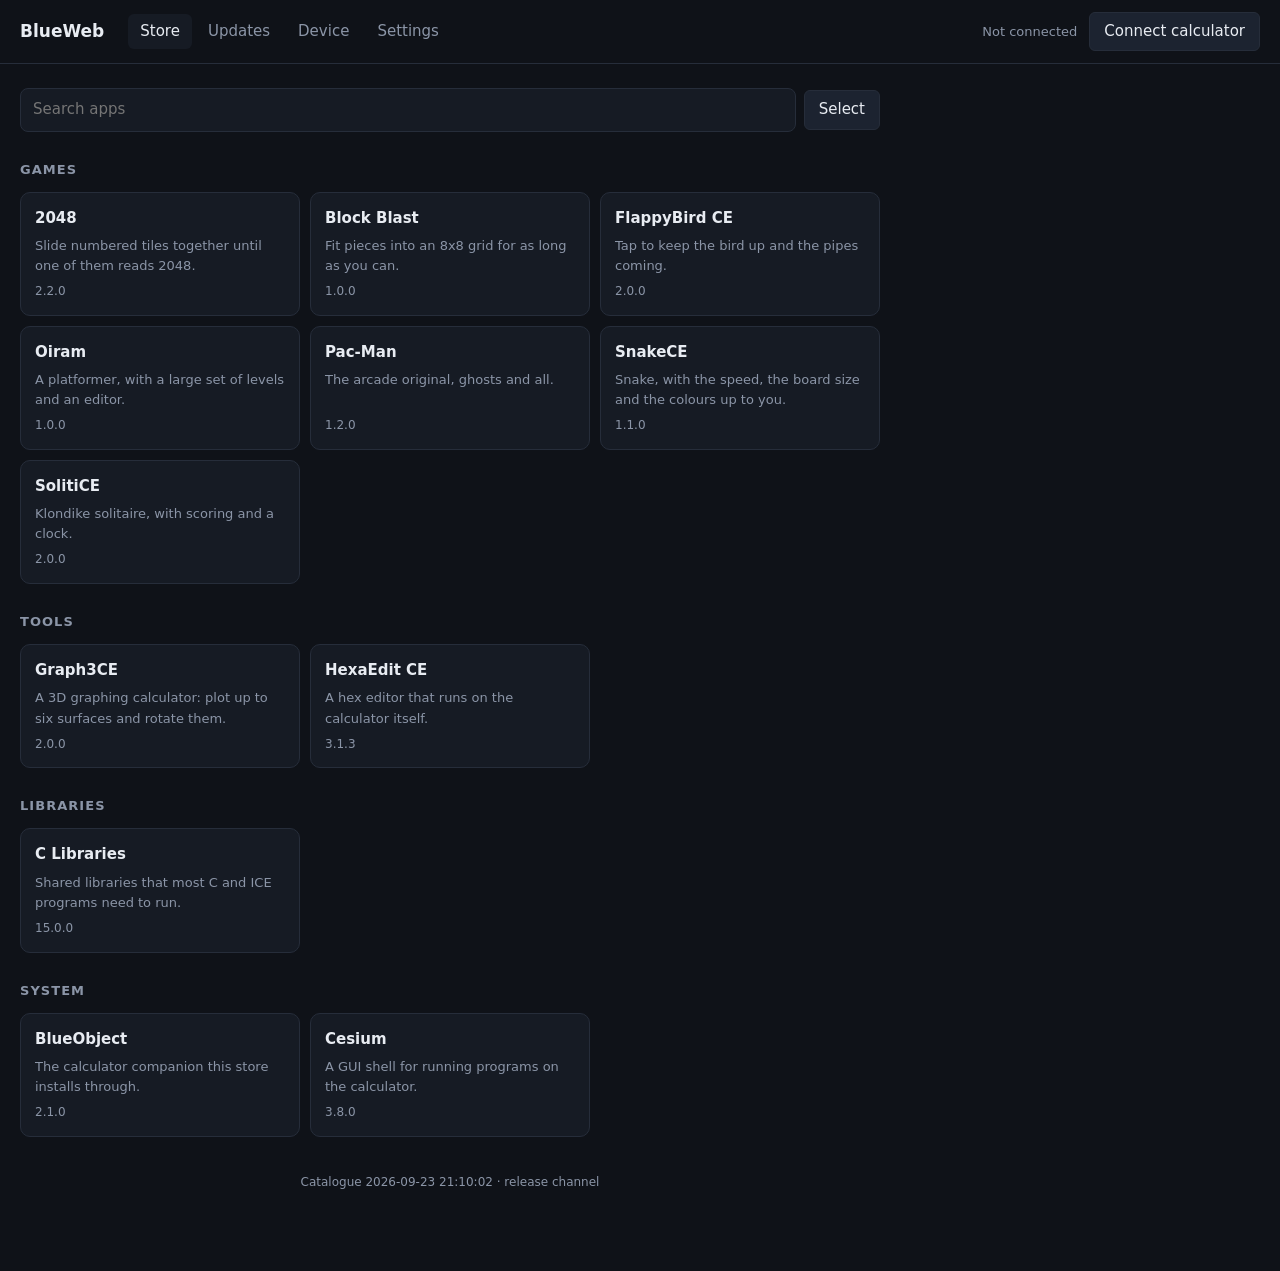
<file: index.html>
<!doctype html>
<html lang="en">
<head>
<meta charset="utf-8">
<meta name="viewport" content="width=device-width, initial-scale=1">
<title>BlueWeb</title>
<link rel="stylesheet" href="css/app.css">
</head>
<body>

<header>
  <h1>BlueWeb</h1>
  <nav id="tabs">
    <button data-panel="store" class="active">Store</button>
    <button data-panel="updates">Updates</button>
    <button data-panel="device">Device</button>
    <button data-panel="settings">Settings</button>
  </nav>
  <div id="connection">
    <span id="status" class="status">Not connected</span>
    <button id="connect">Connect calculator</button>
  </div>
</header>

<main>
  <section id="panel-store" class="panel active"></section>
  <section id="panel-updates" class="panel"></section>
  <section id="panel-device" class="panel"></section>
  <section id="panel-settings" class="panel"></section>
</main>

<div id="notice" hidden></div>

<script type="module" src="js/main.js"></script>
</body>
</html>
</file>
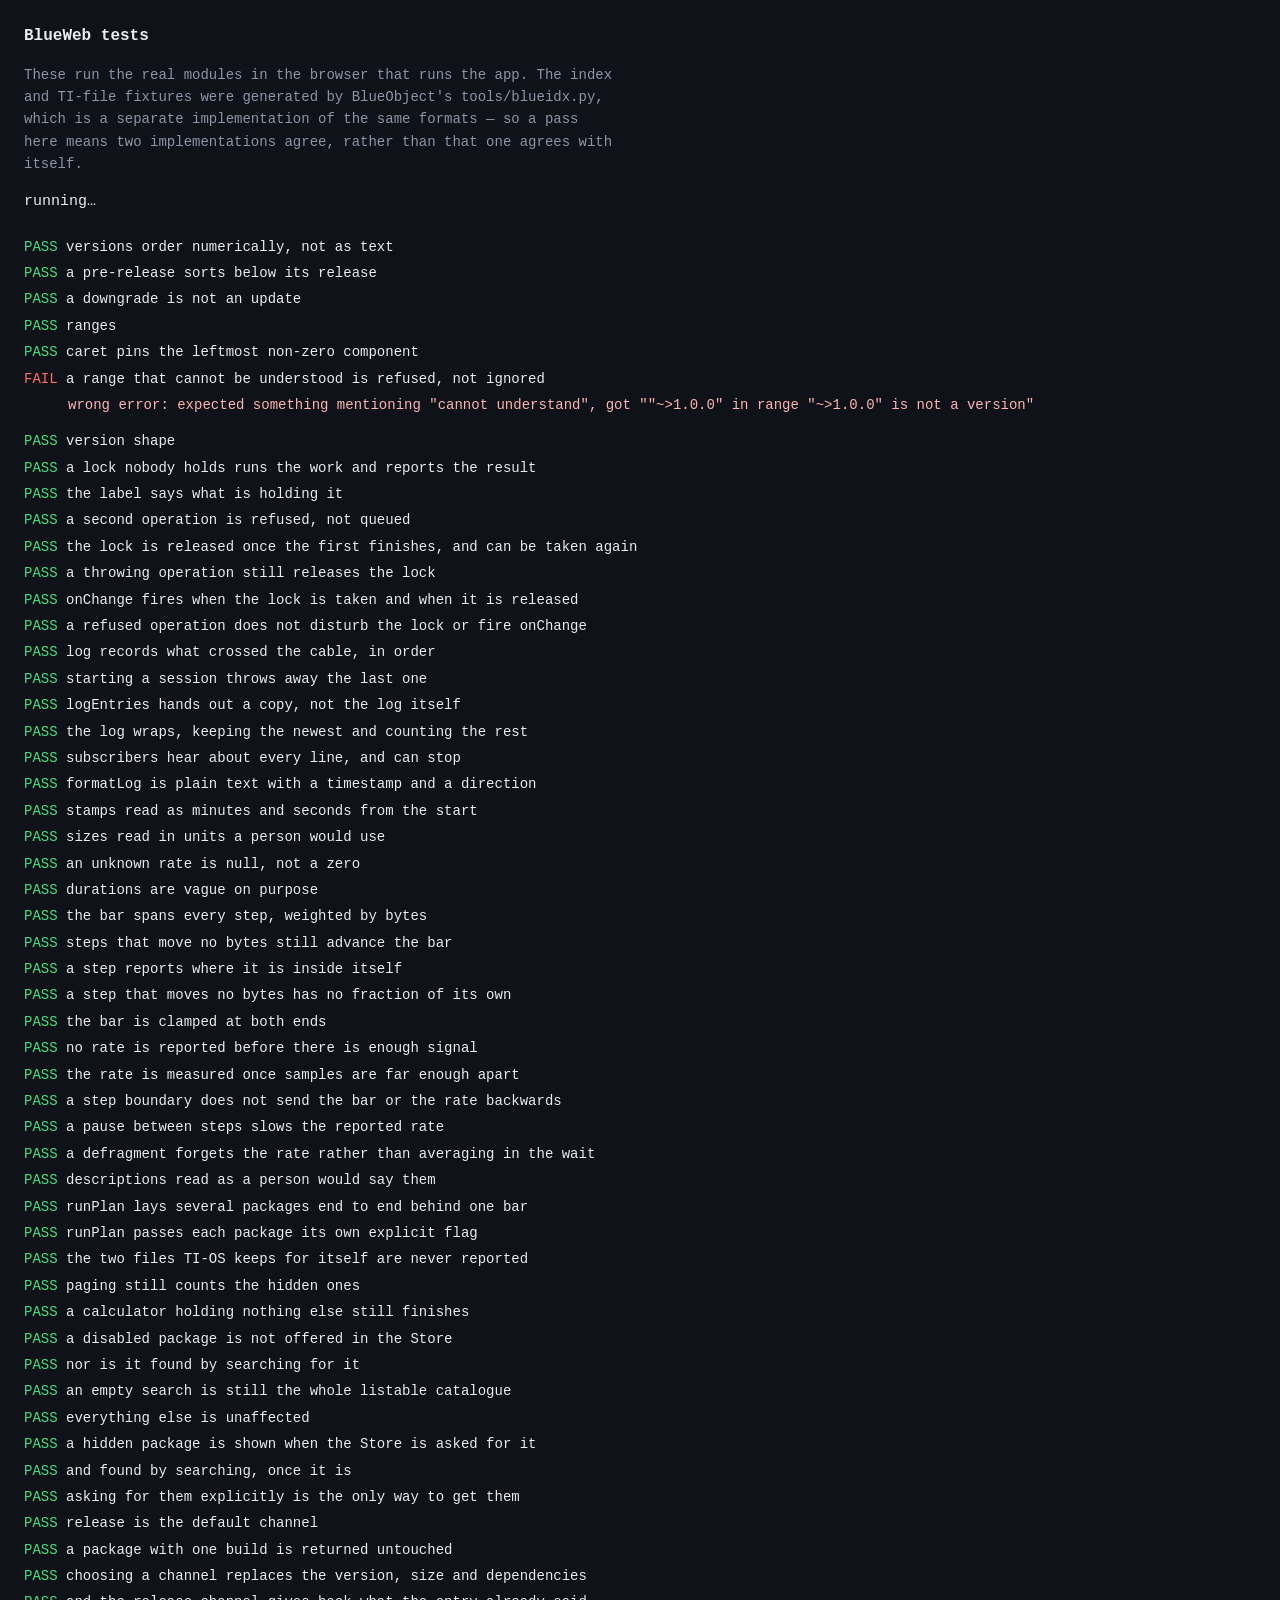
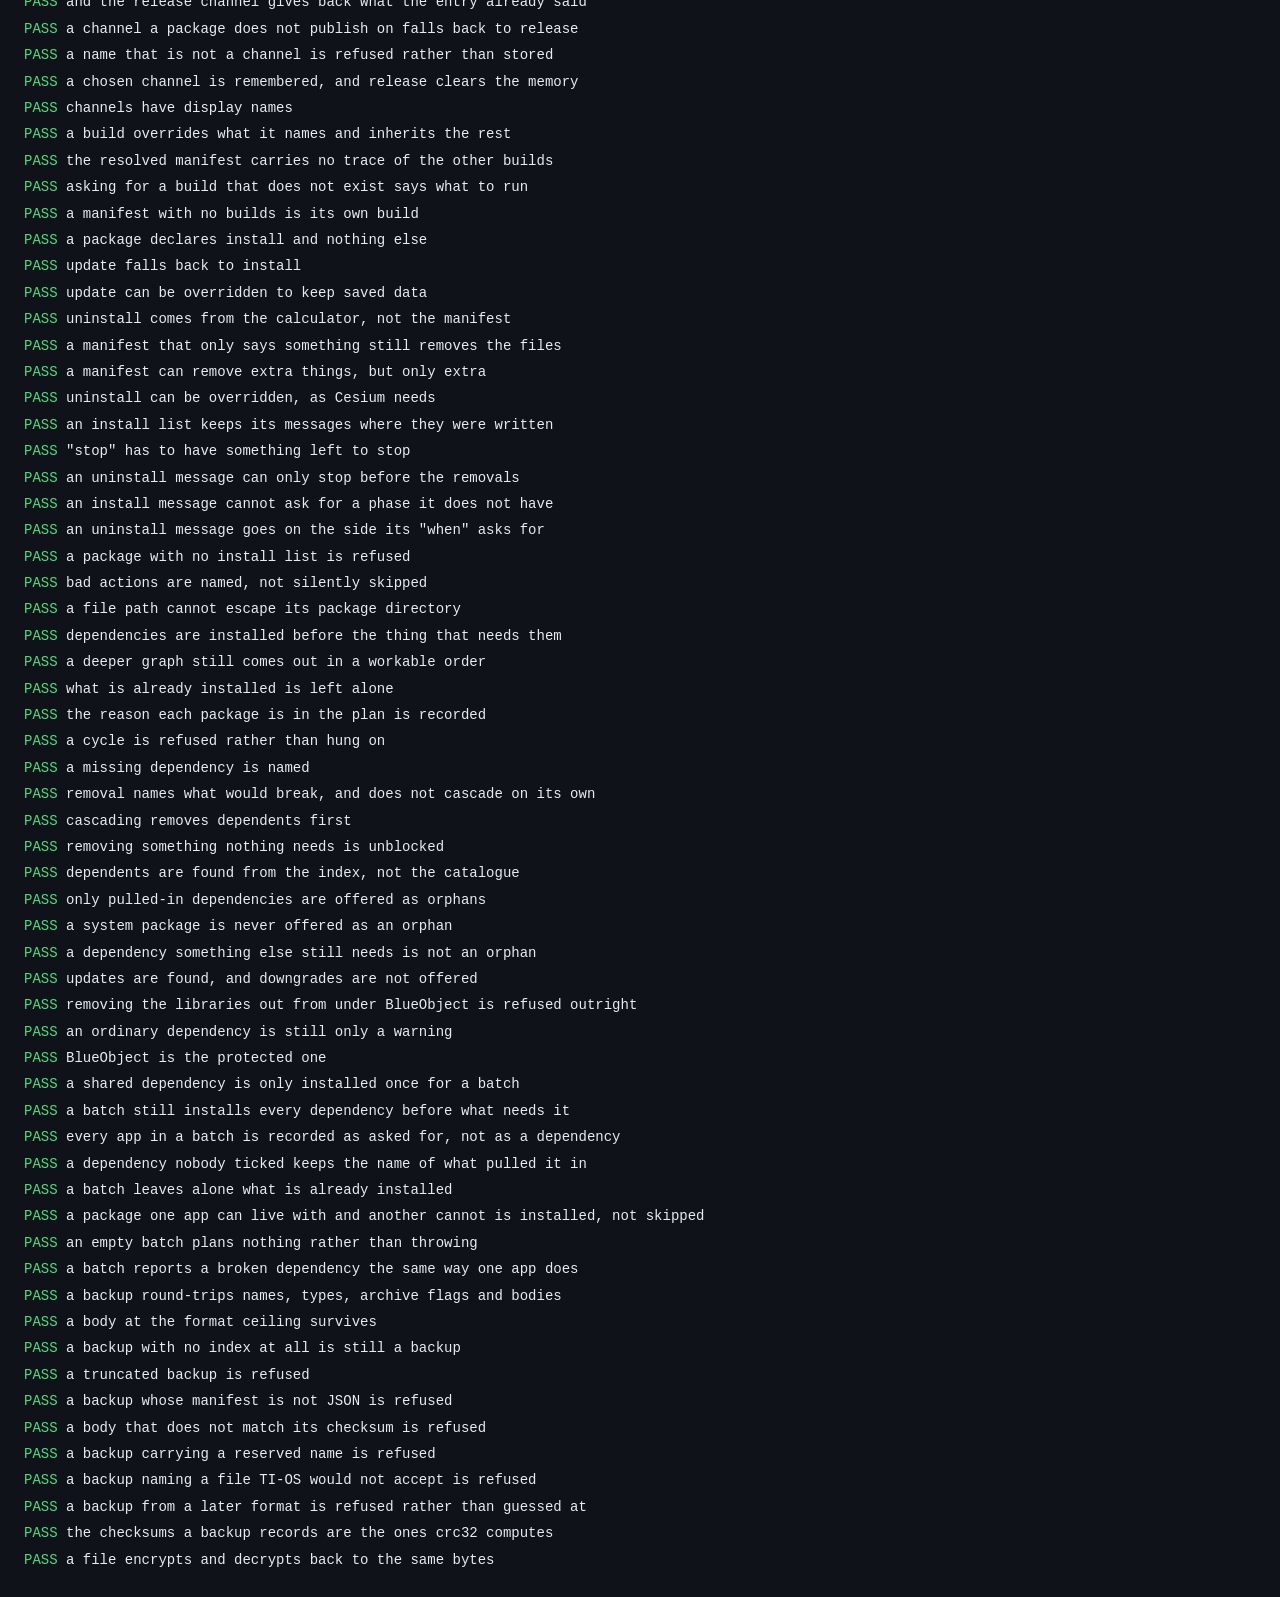
<file: tests.html>
<!doctype html>
<html lang="en">
<head>
<meta charset="utf-8">
<title>BlueWeb tests</title>
<style>
  body { background:#0f1218; color:#e8ecf2; font:14px/1.6 ui-monospace,monospace;
         margin:24px; }
  h1 { font-size:16px; }
  .ok { color:#4ade80; }
  .bad { color:#ff6b6b; }
  #summary { font-size:15px; margin:12px 0 20px; }
  .row { padding:2px 0; }
  pre { color:#ffb4b4; margin:4px 0 10px 44px; white-space:pre-wrap; }
  p { color:#8b95a7; max-width:70ch; }
</style>
</head>
<body>
<h1>BlueWeb tests</h1>
<p>
  These run the real modules in the browser that runs the app. The index and
  TI-file fixtures were generated by BlueObject's <code>tools/blueidx.py</code>,
  which is a separate implementation of the same formats &mdash; so a pass here
  means two implementations agree, rather than that one agrees with itself.
</p>
<div id="summary">running&hellip;</div>
<div id="results"></div>
<script type="module" src="tests/run.js"></script>
</body>
</html>
</file>
<file: css/app.css>
:root {
  --bg: #0f1218;
  --panel: #161b24;
  --raised: #1c2330;
  --line: #262d3a;
  --fg: #e8ecf2;
  --dim: #8b95a7;
  --accent: #4c9aff;
  --bad: #ff6b6b;
  --good: #4ade80;
  --warn: #fbbf24;
}

* { box-sizing: border-box; }

body {
  margin: 0;
  background: var(--bg);
  color: var(--fg);
  font: 15px/1.55 system-ui, -apple-system, "Segoe UI", sans-serif;
}

header {
  display: flex;
  align-items: center;
  gap: 24px;
  padding: 12px 20px;
  border-bottom: 1px solid var(--line);
  flex-wrap: wrap;
  position: sticky;
  top: 0;
  background: var(--bg);
  z-index: 5;
}

h1 { font-size: 17px; margin: 0; }
h2 { font-size: 16px; margin: 0 0 8px; }

nav { display: flex; gap: 4px; }

nav button {
  background: none; border: 0; color: var(--dim);
  padding: 6px 12px; border-radius: 6px; font: inherit; cursor: pointer;
}
nav button:hover, nav button.active { color: var(--fg); background: var(--panel); }

#connection { margin-left: auto; display: flex; align-items: center; gap: 12px; }
.status { color: var(--dim); font-size: 13px; }
.status.connected { color: var(--good); }
.status.error { color: var(--bad); }

button {
  background: var(--raised); color: var(--fg); border: 1px solid var(--line);
  padding: 7px 14px; border-radius: 6px; font: inherit; cursor: pointer;
}
button:hover:not(:disabled) { border-color: var(--dim); }
button:disabled { opacity: 0.45; cursor: default; }
button.primary { background: var(--accent); color: #04122b; border-color: transparent; font-weight: 600; }
button.danger { color: var(--bad); }
button.link { background: none; border: 0; color: var(--accent); padding: 0 0 12px; }
button.small-button { padding: 4px 10px; font-size: 13px; align-self: start; }

main { padding: 24px 20px 64px; max-width: 900px; }
.panel { display: none; }
.panel.active { display: block; }

.placeholder { color: var(--dim); }
.dim { color: var(--dim); }
.small { font-size: 13px; }
.bad { color: var(--bad); }
.warn { color: var(--warn); }

.category { margin: 28px 0 12px; font-size: 13px; text-transform: uppercase;
            letter-spacing: 0.08em; color: var(--dim); }
.category:first-child { margin-top: 0; }

/* Subheadings inside a section -- the two halves of Developer options. Smaller
 * than a .category so the section still reads as one thing. */
.panel h3 { margin: 20px 0 6px; font-size: 14px; font-weight: 600; }

.search {
  width: 100%; padding: 9px 12px;
  background: var(--panel); color: var(--fg);
  border: 1px solid var(--line); border-radius: 8px; font: inherit;
}
.search:focus { outline: none; border-color: var(--accent); }

/* The search box and the Select button, on one line. */
.store-tools { display: flex; gap: 8px; align-items: center; margin-bottom: 8px; }
.store-tools .search { flex: 1; min-width: 0; }

.grid { display: grid; gap: 10px; grid-template-columns: repeat(auto-fill, minmax(220px, 1fr)); }

/*
 * The frame, and the button that fills it.
 *
 * The card used to be the button. It is a plain box now because in selection
 * mode it also holds the tick, which has to sit above the button rather than
 * inside it -- so the two are siblings, and .card-open is stripped back to
 * nothing so the card still reads as one surface.
 */
.card {
  position: relative;
  display: flex; flex-direction: column; align-items: stretch;
  padding: 14px; background: var(--panel);
  border: 1px solid var(--line); border-radius: 10px;
}
.card:hover, .card:focus-within { border-color: var(--accent); }
.card.picked { border-color: var(--accent); background: var(--raised); }

.card-open {
  display: flex; flex-direction: column; gap: 6px; align-items: stretch; flex: 1;
  padding: 0; margin: 0; border: 0; border-radius: 0;
  background: none; color: inherit; font: inherit; text-align: left;
}
.card-open:hover:not(:disabled) { border-color: transparent; }

/*
 * The tick. Drawn rather than typed -- a glyph would depend on a font having
 * it -- and out of the flow, so entering selection mode does not reflow the
 * text beside it. Only the name is inset, because it is the only line long
 * enough to run underneath.
 *
 * It lives inside .card-open and takes its position from .card, which is the
 * only positioned ancestor. Being inside the button is what makes it clickable:
 * absolutely positioned, it paints above the button and is what the pointer
 * hits, so anywhere else in the tree those clicks would simply be lost.
 */
.card-pick {
  position: absolute; top: 13px; right: 13px;
  width: 18px; height: 18px; border-radius: 5px;
  border: 1px solid var(--dim); background: var(--bg);
}
.card.picked .card-pick { background: var(--accent); border-color: var(--accent); }
.card.picked .card-pick::after {
  content: ''; position: absolute; left: 5px; top: 1px;
  width: 4px; height: 9px;
  border: solid #04122b; border-width: 0 2px 2px 0;
  transform: rotate(45deg);
}
/* Installed and current: in the grid, but not on offer. The tick dims with the
 * disabled button it sits in, so it needs nothing of its own -- but the card
 * must stop lighting up under the pointer, or it goes on claiming to be
 * pressable after it has stopped being so. */
.card.unavailable:hover, .card.unavailable:focus-within { border-color: var(--line); }
.card.selectable .card-name { padding-right: 26px; }

.card-name { font-weight: 600; }
.card-summary { color: var(--dim); font-size: 13px; flex: 1; }
.card-foot { display: flex; gap: 8px; align-items: center; font-size: 12px; }

/*
 * What is picked, and the button that installs it.
 *
 * Sticky to the bottom of the window rather than parked under the search box:
 * the grid is taller than the viewport on most screens, and a bar you have to
 * scroll back up to find is a bar people stop believing in.
 */
.selection-bar {
  position: sticky; bottom: 12px; z-index: 4;
  display: flex; gap: 16px; align-items: center; flex-wrap: wrap;
  margin-top: 24px; padding: 10px 8px 10px 16px;
  background: var(--raised); border: 1px solid var(--accent);
  border-radius: 10px; box-shadow: 0 8px 24px rgba(4, 7, 12, 0.55);
}
.selection-actions { display: flex; gap: 10px; margin-left: auto; }

.tag {
  font-size: 11px; padding: 1px 7px; border-radius: 999px;
  background: var(--raised); color: var(--dim); margin-left: 8px;
}
.tag.update { background: var(--accent); color: #04122b; }
.tag.bad-tag { background: var(--bad); color: #2b0404; }

.app-page { max-width: 620px; }
.app-head { display: flex; align-items: baseline; gap: 12px; margin-bottom: 16px; }
.app-head h2 { font-size: 22px; margin: 0; }
.app-actions { display: flex; gap: 12px; align-items: center; margin: 20px 0; flex-wrap: wrap; }
.app-detail { margin-top: 8px; }

dl { display: grid; grid-template-columns: max-content 1fr; gap: 8px 24px; margin: 16px 0; }
dt { color: var(--dim); }
dd { margin: 0; font-variant-numeric: tabular-nums; }

ul.plain { list-style: none; margin: 0; padding: 0; }
ul.plain li { padding: 4px 0; }

ul.installed li {
  display: flex; gap: 16px; justify-content: space-between; align-items: start;
  padding: 12px 0; border-bottom: 1px solid var(--line);
}
ul.installed label { display: flex; gap: 10px; align-items: start; cursor: pointer; }

.callout {
  background: var(--panel); border: 1px solid var(--warn);
  border-radius: 10px; padding: 14px 16px; margin-bottom: 20px;
}
.callout p { margin: 6px 0 0; color: var(--dim); }

/* ------------------------------------------------------------------ modals */

.backdrop {
  position: fixed; inset: 0; background: rgba(4, 7, 12, 0.72);
  display: flex; align-items: center; justify-content: center;
  padding: 24px; z-index: 20;
}
.dialog {
  background: var(--panel); border: 1px solid var(--line); border-radius: 12px;
  padding: 22px; max-width: 520px; width: 100%; max-height: 80vh; overflow: auto;
}
.dialog h2 { margin-top: 0; }
.dialog-body { margin: 12px 0 20px; }
.dialog-body p { margin: 0 0 10px; }
.dialog-actions { display: flex; gap: 10px; justify-content: flex-end; flex-wrap: wrap; }

.progress-label { color: var(--dim); margin: 12px 0 10px; }
.progress-track { height: 6px; background: var(--raised); border-radius: 999px; overflow: hidden; }
.progress-bar { height: 100%; background: var(--accent); width: 0; transition: width 0.15s; }
.progress-bar.indeterminate { animation: pulse 1.1s ease-in-out infinite; }
@keyframes pulse { 0%, 100% { opacity: 0.35; } 50% { opacity: 1; } }

.progress-label.bad { color: var(--bad); }
.progress-detail { margin: 10px 0 0; font-size: 13px; }
/* Reserve the line so the dialog does not jump when the rate appears. */
.progress-rate { margin: 2px 0 0; color: var(--dim); font-size: 13px; min-height: 1.55em; }

/* --------------------------------------------------------------- advanced */

.advanced { margin-top: 18px; border-top: 1px solid var(--line); padding-top: 10px; }
.advanced summary {
  cursor: pointer; color: var(--dim); font-size: 13px;
  display: flex; align-items: center; gap: 10px;
}
.advanced summary::marker { color: var(--dim); }
.advanced-copy {
  margin-left: auto; padding: 2px 10px; font: inherit; font-size: 12px;
  background: var(--raised); color: var(--dim);
  border: 1px solid var(--line); border-radius: 6px; cursor: pointer;
}
.advanced-copy:hover { color: var(--fg); border-color: var(--accent); }
/*
 * Capped and scrolled: an open log on a long install is hundreds of lines, and
 * it must not be able to push the dialog past the bottom of the window.
 */
.advanced-log {
  margin: 10px 0 0; padding: 10px; max-height: 220px; overflow: auto;
  background: var(--bg); border: 1px solid var(--line); border-radius: 6px;
  color: var(--dim); font-size: 12px; line-height: 1.5;
  white-space: pre-wrap; word-break: break-word;
}

#notice {
  position: fixed; left: 50%; bottom: 24px; transform: translateX(-50%);
  background: var(--panel); border: 1px solid var(--line);
  border-radius: 8px; padding: 10px 16px; max-width: 640px; z-index: 10;
}
#notice.bad { border-color: var(--bad); }
#notice.action { border-color: var(--warn); }

.field { display: flex; flex-direction: column; gap: 4px; margin-bottom: 12px; }
.field label { color: var(--dim); font-size: 13px; }
.field input {
  padding: 8px 10px; background: var(--raised); color: var(--fg);
  border: 1px solid var(--line); border-radius: 6px; font: inherit;
}
.field input:focus { outline: none; border-color: var(--accent); }

/* A radio and its label on one line, with the explanation under the name. The
 * whole row is the click target: a radio button on its own is a small one. */
.field-group { display: flex; flex-direction: column; gap: 10px; margin: 12px 0; }
.choice {
  display: flex; gap: 10px; align-items: baseline; cursor: pointer;
  padding: 10px 12px; border: 1px solid var(--line); border-radius: 6px;
}
.choice:hover { border-color: var(--accent); }
.choice input { margin: 0; flex: none; }
.choice span { line-height: 1.4; }

/* The catalogue line at the foot of the Store. Ordinary text -- nothing about
 * it should suggest pressing it -- but a big enough area to tap twenty times
 * without hunting for it.
 *
 * user-select matters more than it looks: twenty taps on selectable text
 * selects the line and then the paragraph, and a footnote that highlights blue
 * under a stream of clicks looks like something going wrong. */
.footnote {
  margin: 28px auto 8px; padding: 8px 12px;
  color: var(--dim); font-size: 12px; text-align: center;
  cursor: default; user-select: none; -webkit-user-select: none;
}
.tag.hidden { background: var(--raised); color: var(--warn); }

.explain { margin-top: 32px; border-top: 1px solid var(--line); padding-top: 8px; }
.explain p { max-width: 62ch; }
</file>
